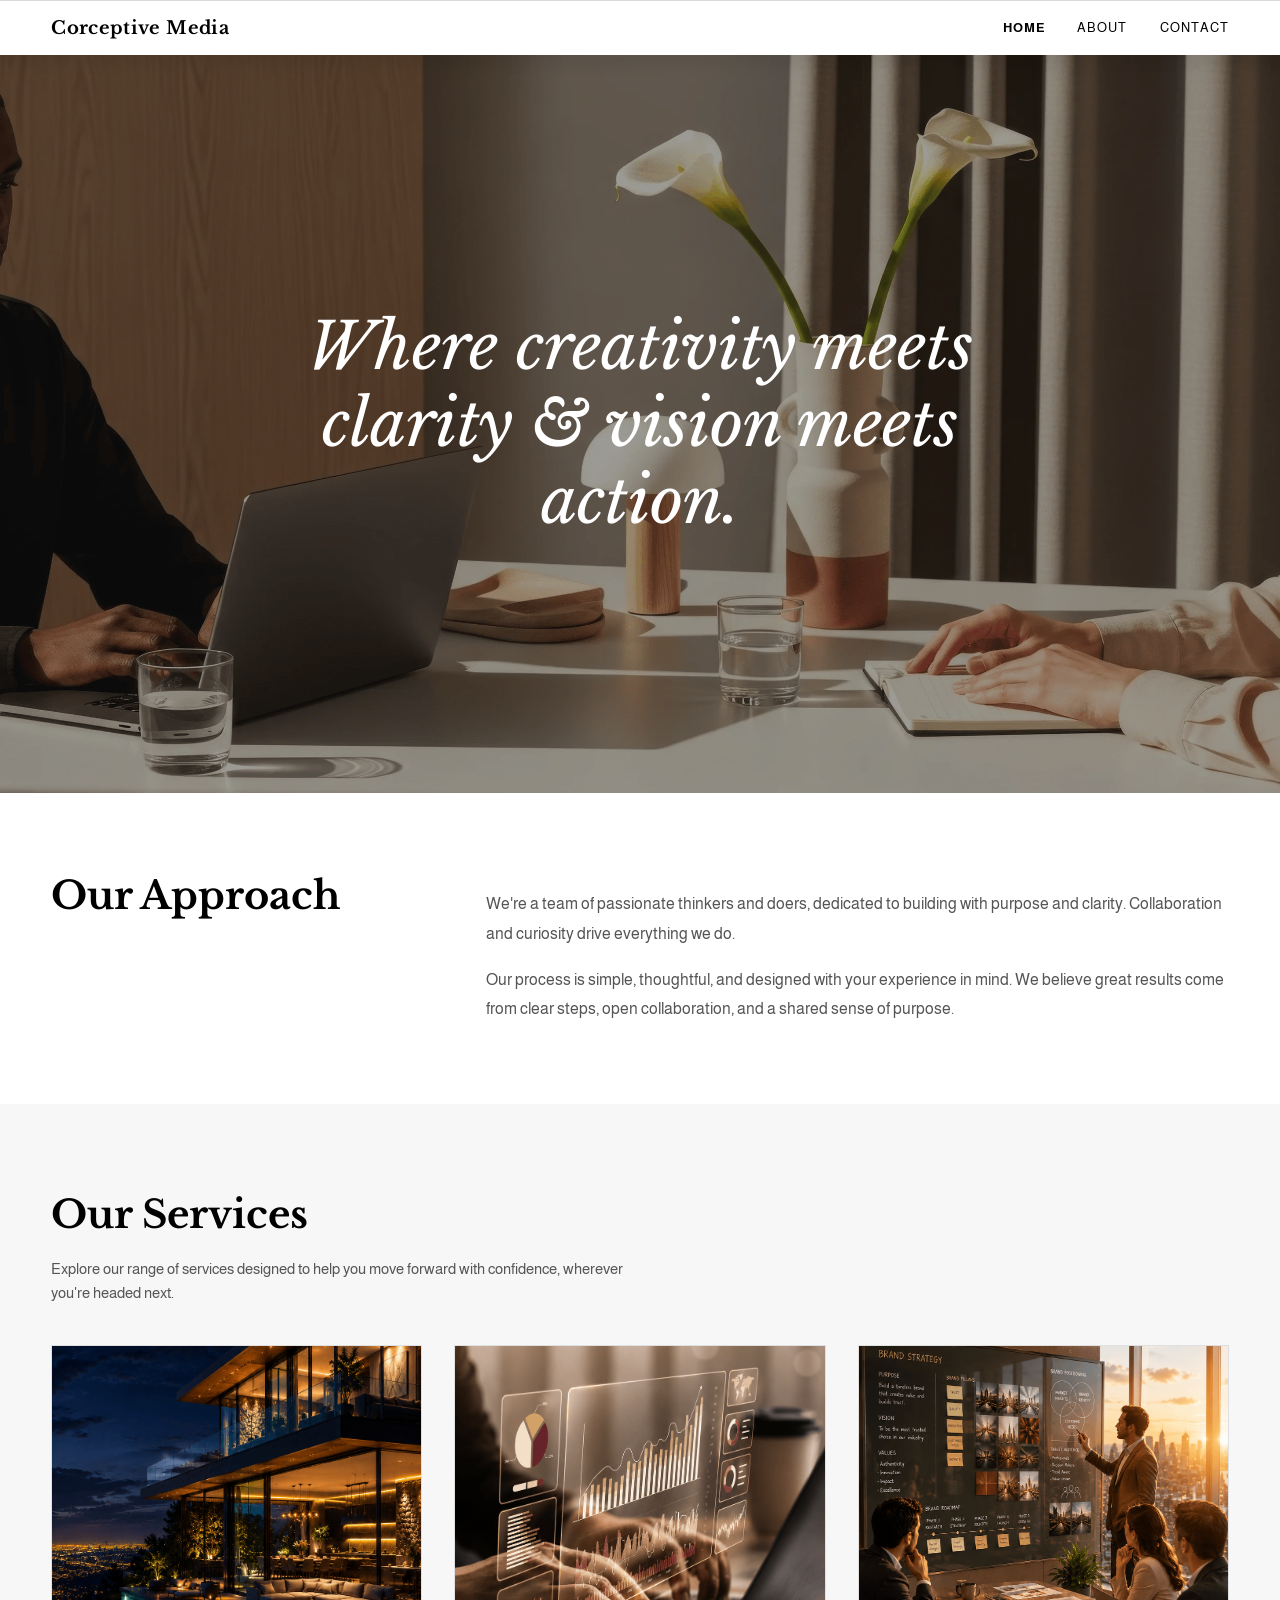
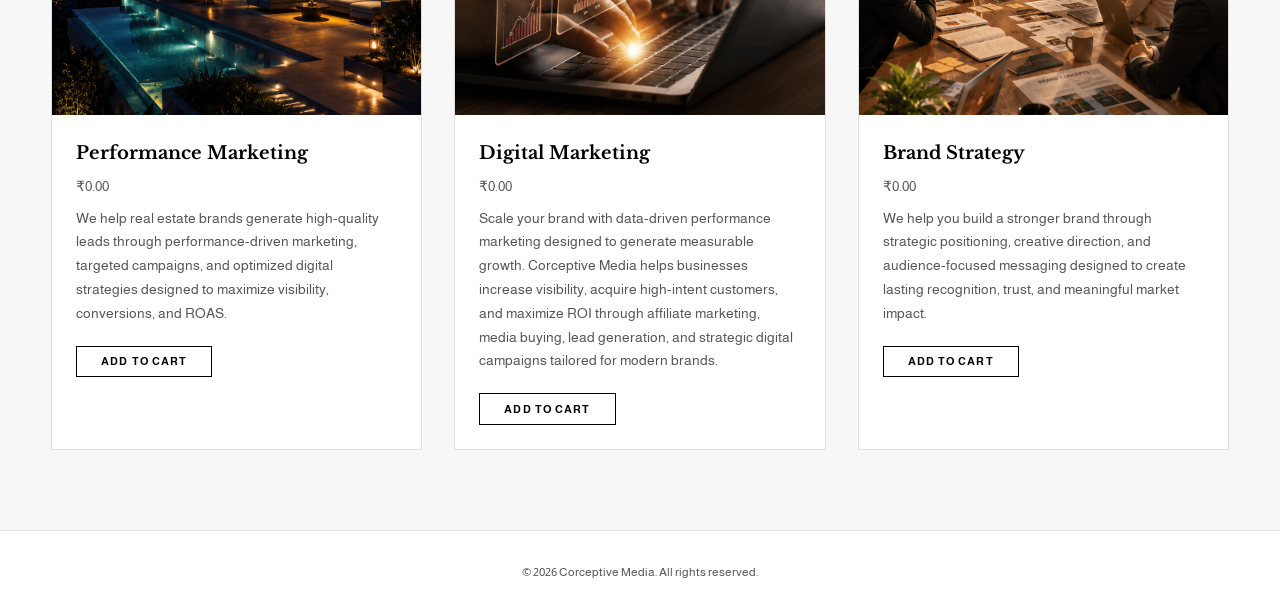
<file: index.html>
<!DOCTYPE html>
<html lang="en">
<head>
  <meta charset="UTF-8">
  <meta name="viewport" content="width=device-width, initial-scale=1">
  <title>Corceptive Media</title>
  <link rel="stylesheet" href="css/styles.css">
</head>
<body>

<header class="site-header">
  <div class="header-inner">
    <div class="site-title"><a href="index.html">Corceptive Media</a></div>
    <nav class="main-nav">
      <a href="index.html" class="active-link">Home</a>
      <a href="about.html">About</a>
      <a href="contact.html">Contact</a>
    </nav>
    <button class="burger" aria-label="Open menu" onclick="document.getElementById('mob-nav').classList.toggle('is-open')">
      <span></span><span></span>
    </button>
  </div>
</header>

<div class="mob-nav" id="mob-nav">
  <button class="mob-close" onclick="document.getElementById('mob-nav').classList.remove('is-open')">&times;</button>
  <a href="index.html">Home</a>
  <a href="about.html">About</a>
  <a href="contact.html">Contact</a>
</div>

<section class="hero">
  <img class="hero-bg" src="assets/images/hero-bg.png" alt="" width="1500" height="1039">
  <div class="hero-text">
    <h1>Where creativity meets clarity &amp; vision meets action.</h1>
  </div>
</section>

<section class="section-approach">
  <div class="approach-grid">
    <div><h2>Our Approach</h2></div>
    <div>
      <p>We're a team of passionate thinkers and doers, dedicated to building with purpose and clarity. Collaboration and curiosity drive everything we do.</p>
      <p>Our process is simple, thoughtful, and designed with your experience in mind. We believe great results come from clear steps, open collaboration, and a shared sense of purpose.</p>
    </div>
  </div>
</section>

<section class="section-services">
  <div class="services-wrap">
    <div class="services-header">
      <h2>Our Services</h2>
      <p>Explore our range of services designed to help you move forward with confidence, wherever you're headed next.</p>
    </div>
    <div class="services-grid">

      <div class="card">
        <img src="assets/images/service-performance.png" alt="Performance Marketing" width="600" height="600" loading="lazy">
        <div class="card-body">
          <div class="card-title">Performance Marketing</div>
          <div class="card-price">₹0.00</div>
          <p class="card-desc">We help real estate brands generate high-quality leads through performance-driven marketing, targeted campaigns, and optimized digital strategies designed to maximize visibility, conversions, and ROAS.</p>
          <button class="btn-cart">Add to cart</button>
        </div>
      </div>

      <div class="card">
        <img src="assets/images/service-digital.png" alt="Digital Marketing" width="600" height="600" loading="lazy">
        <div class="card-body">
          <div class="card-title">Digital Marketing</div>
          <div class="card-price">₹0.00</div>
          <p class="card-desc">Scale your brand with data-driven performance marketing designed to generate measurable growth. Corceptive Media helps businesses increase visibility, acquire high-intent customers, and maximize ROI through affiliate marketing, media buying, lead generation, and strategic digital campaigns tailored for modern brands.</p>
          <button class="btn-cart">Add to cart</button>
        </div>
      </div>

      <div class="card">
        <img src="assets/images/service-brand.png" alt="Brand Strategy" width="600" height="600" loading="lazy">
        <div class="card-body">
          <div class="card-title">Brand Strategy</div>
          <div class="card-price">₹0.00</div>
          <p class="card-desc">We help you build a stronger brand through strategic positioning, creative direction, and audience-focused messaging designed to create lasting recognition, trust, and meaningful market impact.</p>
          <button class="btn-cart">Add to cart</button>
        </div>
      </div>

    </div>
  </div>
</section>

<footer class="site-footer">
  <p>&copy; 2026 Corceptive Media. All rights reserved.</p>
</footer>

</body>
</html>
</file>
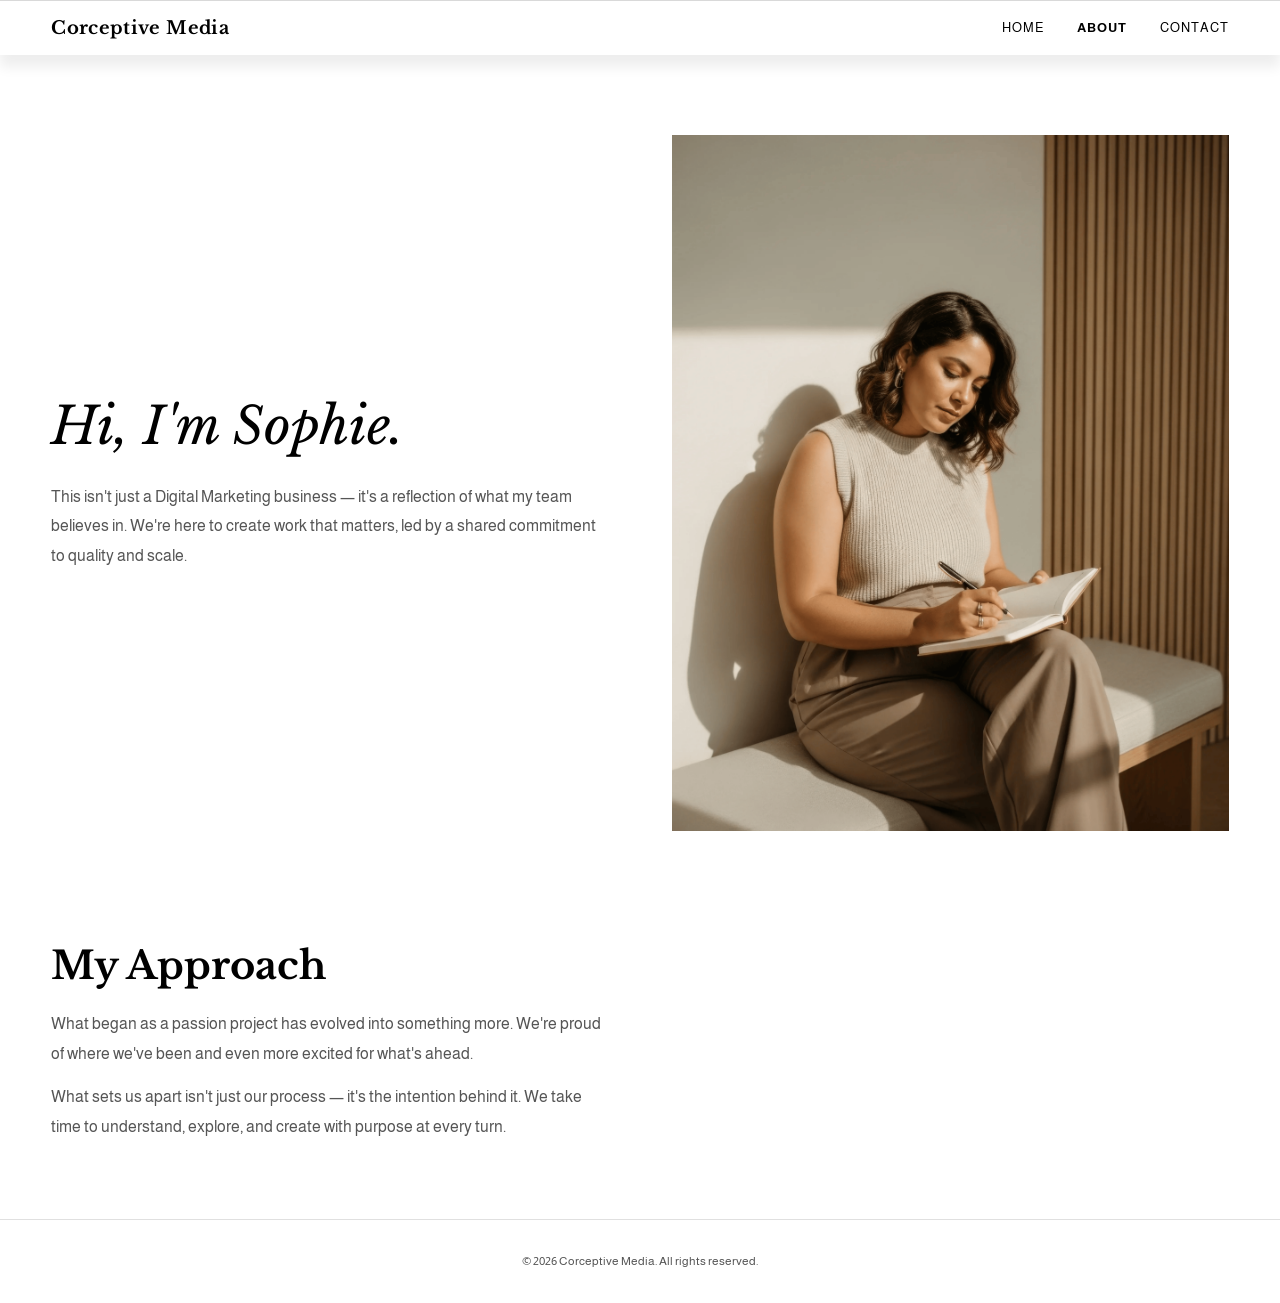
<file: about.html>
<!DOCTYPE html>
<html lang="en">
<head>
  <meta charset="UTF-8">
  <meta name="viewport" content="width=device-width, initial-scale=1">
  <title>About — Corceptive Media</title>
  <link rel="stylesheet" href="css/styles.css">
</head>
<body>

<header class="site-header">
  <div class="header-inner">
    <div class="site-title"><a href="index.html">Corceptive Media</a></div>
    <nav class="main-nav">
      <a href="index.html">Home</a>
      <a href="about.html" class="active-link">About</a>
      <a href="contact.html">Contact</a>
    </nav>
    <button class="burger" aria-label="Open menu" onclick="document.getElementById('mob-nav').classList.toggle('is-open')">
      <span></span><span></span>
    </button>
  </div>
</header>

<div class="mob-nav" id="mob-nav">
  <button class="mob-close" onclick="document.getElementById('mob-nav').classList.remove('is-open')">&times;</button>
  <a href="index.html">Home</a>
  <a href="about.html">About</a>
  <a href="contact.html">Contact</a>
</div>

<div class="about-intro">
  <div>
    <h1>Hi, I'm Sophie.</h1>
    <p>This isn't just a Digital Marketing business — it's a reflection of what my team believes in. We're here to create work that matters, led by a shared commitment to quality and scale.</p>
  </div>
  <img src="assets/images/about-image.png" alt="Digital marketing" width="1792" height="2560" loading="lazy">
</div>

<div class="about-block">
  <div>
    <h2>My Approach</h2>
    <p>What began as a passion project has evolved into something more. We're proud of where we've been and even more excited for what's ahead.</p>
    <p>What sets us apart isn't just our process — it's the intention behind it. We take time to understand, explore, and create with purpose at every turn.</p>
  </div>
</div>

<footer class="site-footer">
  <p>&copy; 2026 Corceptive Media. All rights reserved.</p>
</footer>

</body>
</html>
</file>
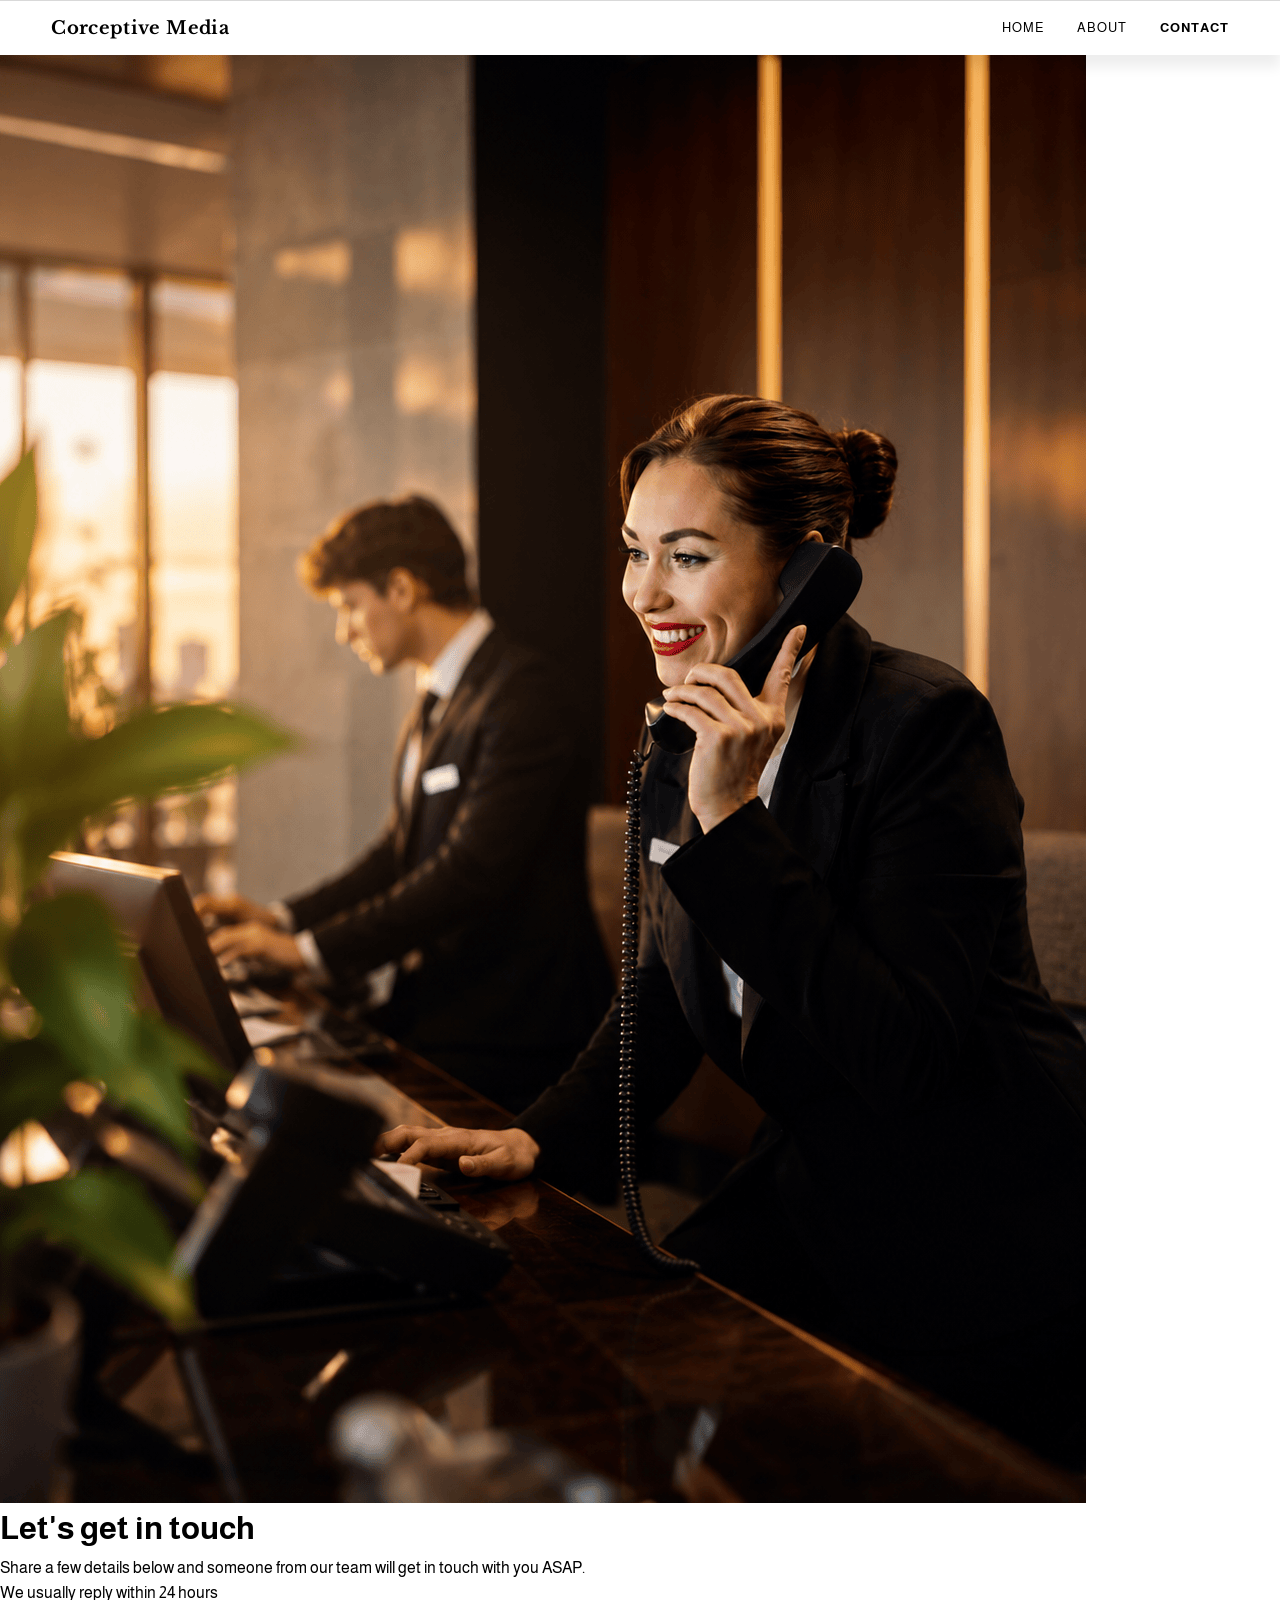
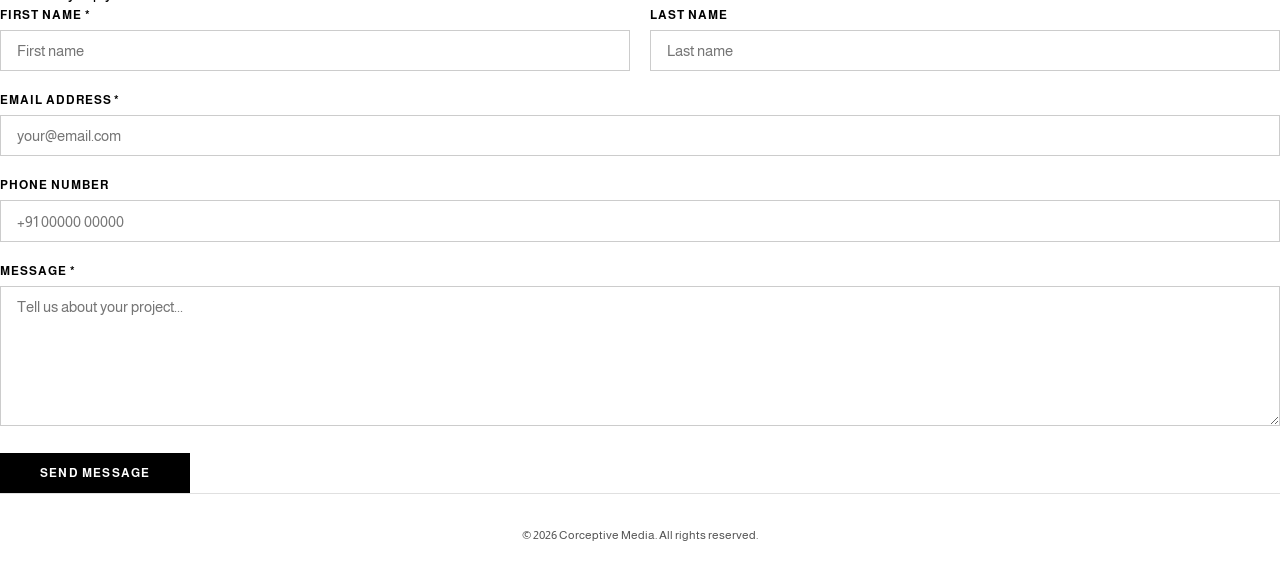
<file: contact.html>
<!DOCTYPE html>
<html lang="en">
<head>
  <meta charset="UTF-8">
  <meta name="viewport" content="width=device-width, initial-scale=1">
  <title>Contact — Corceptive Media</title>
  <link rel="stylesheet" href="css/styles.css">
</head>
<body>

<header class="site-header">
  <div class="header-inner">
    <div class="site-title"><a href="index.html">Corceptive Media</a></div>
    <nav class="main-nav">
      <a href="index.html">Home</a>
      <a href="about.html">About</a>
      <a href="contact.html" class="active-link">Contact</a>
    </nav>
    <button class="burger" aria-label="Open menu" onclick="document.getElementById('mob-nav').classList.toggle('is-open')">
      <span></span><span></span>
    </button>
  </div>
</header>

<div class="mob-nav" id="mob-nav">
  <button class="mob-close" onclick="document.getElementById('mob-nav').classList.remove('is-open')">&times;</button>
  <a href="index.html">Home</a>
  <a href="about.html">About</a>
  <a href="contact.html">Contact</a>
</div>

<div class="contact-section">
  <img class="contact-image" src="assets/images/contact-image.png" alt="Corceptive Media contact us" width="1086" height="1448" loading="lazy">

  <div class="contact-form-col">
    <h1>Let's get in touch</h1>
    <p class="lead">Share a few details below and someone from our team will get in touch with you ASAP.</p>
    <p class="reply">We usually reply within 24 hours</p>

    <form class="cform" onsubmit="return false;">
      <div class="row2">
        <div>
          <label for="fname">First Name *</label>
          <input type="text" id="fname" name="fname" required placeholder="First name">
        </div>
        <div>
          <label for="lname">Last Name</label>
          <input type="text" id="lname" name="lname" placeholder="Last name">
        </div>
      </div>
      <div>
        <label for="email">Email Address *</label>
        <input type="email" id="email" name="email" required placeholder="your@email.com">
      </div>
      <div>
        <label for="phone">Phone Number</label>
        <input type="tel" id="phone" name="phone" placeholder="+91 00000 00000">
      </div>
      <div>
        <label for="message">Message *</label>
        <textarea id="message" name="message" required placeholder="Tell us about your project..."></textarea>
      </div>
      <button type="submit" class="btn-submit">Send Message</button>
    </form>
  </div>
</div>

<footer class="site-footer">
  <p>&copy; 2026 Corceptive Media. All rights reserved.</p>
</footer>

</body>
</html>
</file>
<file: css/styles.css>
/* Corceptive Media — styles.css */
@import url('https://fonts.googleapis.com/css2?family=Libre+Baskerville:ital,wght@0,400;0,700;1,400&family=Almarai:wght@300;400;700;800&display=swap');

*,*::before,*::after{box-sizing:border-box;margin:0;padding:0}
:root{
  --font-display:'Libre Baskerville',Georgia,serif;
  --font-body:'Almarai',sans-serif;
  --color-bg:#ffffff;
  --color-text:#000000;
  --color-muted:#555555;
  --color-border:#e0e0e0;
  --color-surface:#f7f7f7;
  --page-pad:4vw;
  --max-w:2000px;
}
html{-webkit-font-smoothing:antialiased;scroll-behavior:smooth}
body{font-family:var(--font-body);font-size:16px;color:var(--color-text);background:#fff;line-height:1.6}
img{display:block;max-width:100%;height:auto}
a{color:inherit;text-decoration:none}

/* HEADER */
.site-header{background:#fff;border-top:1px solid rgba(0,0,0,0.15);box-shadow:0 12px 12px rgba(0,0,0,0.07);position:relative;z-index:100}
.header-inner{display:flex;align-items:center;justify-content:space-between;padding:1vw var(--page-pad);max-width:var(--max-w);margin:0 auto}
.site-title a{font-family:var(--font-display);font-size:18px;font-weight:700;letter-spacing:0.02em}
nav.main-nav{display:flex;gap:2rem;list-style:none}
nav.main-nav a{font-family:var(--font-body);font-size:13px;text-transform:uppercase;letter-spacing:0.08em;transition:opacity .18s}
nav.main-nav a:hover{opacity:.55}
nav.main-nav .active-link{font-weight:700}
.burger{display:none;flex-direction:column;gap:5px;background:none;border:none;cursor:pointer;padding:4px}
.burger span{display:block;width:22px;height:1px;background:#000}

/* MOBILE NAV */
.mob-nav{display:none;position:fixed;inset:0;background:#fff;z-index:500;flex-direction:column;align-items:center;justify-content:center;gap:2.5rem}
.mob-nav.is-open{display:flex}
.mob-nav a{font-family:var(--font-body);font-size:22px;text-transform:uppercase;letter-spacing:0.12em}
.mob-close{position:absolute;top:1.5rem;right:var(--page-pad);font-size:26px;background:none;border:none;cursor:pointer}

/* HERO */
.hero{position:relative;min-height:82vh;display:flex;align-items:center;justify-content:center;overflow:hidden;background:#1a1a1a}
.hero-bg{position:absolute;inset:0;width:100%;height:100%;object-fit:cover;opacity:.6}
.hero-text{position:relative;z-index:2;text-align:center;color:#fff;padding:3rem var(--page-pad);max-width:900px}
.hero-text h1{font-family:var(--font-display);font-size:clamp(2rem,5vw,4.5rem);font-weight:400;font-style:italic;line-height:1.2}

/* APPROACH */
.section-approach{padding:5rem var(--page-pad)}
.approach-grid{max-width:var(--max-w);margin:0 auto;display:grid;grid-template-columns:1fr 2fr;gap:4rem;align-items:start}
.approach-grid h2{font-family:var(--font-display);font-size:clamp(1.8rem,3vw,3rem);font-weight:700;line-height:1.2}
.approach-grid p{font-family:var(--font-body);font-size:16px;color:var(--color-muted);line-height:1.85;margin-top:1rem}

/* SERVICES */
.section-services{padding:5rem var(--page-pad);background:var(--color-surface)}
.services-wrap{max-width:var(--max-w);margin:0 auto}
.services-header h2{font-family:var(--font-display);font-size:clamp(1.8rem,3vw,3rem);font-weight:700}
.services-header p{font-family:var(--font-body);font-size:15px;color:var(--color-muted);max-width:600px;margin-top:.75rem;margin-bottom:2.5rem}
.services-grid{display:grid;grid-template-columns:repeat(3,1fr);gap:2rem}
.card{background:#fff;border:1px solid var(--color-border)}
.card img{width:100%;aspect-ratio:1/1;object-fit:cover}
.card-body{padding:1.5rem}
.card-title{font-family:var(--font-display);font-size:18px;font-weight:700;margin-bottom:.4rem}
.card-price{font-size:14px;color:var(--color-muted);margin-bottom:.6rem}
.card-desc{font-size:14px;color:var(--color-muted);line-height:1.7;margin-bottom:1.25rem}
.btn-cart{display:inline-block;font-family:var(--font-body);font-size:11px;font-weight:700;text-transform:uppercase;letter-spacing:.1em;border:1px solid #000;padding:.55rem 1.5rem;background:transparent;cursor:pointer;transition:background .18s,color .18s}
.btn-cart:hover{background:#000;color:#fff}

/* ABOUT PAGE */
.about-intro{padding:5rem var(--page-pad) 3rem;max-width:var(--max-w);margin:0 auto;display:grid;grid-template-columns:1fr 1fr;gap:4rem;align-items:center}
.about-intro h1{font-family:var(--font-display);font-size:clamp(2rem,4vw,3.5rem);font-weight:400;font-style:italic;line-height:1.2;margin-bottom:1.5rem}
.about-intro p{font-size:16px;color:var(--color-muted);line-height:1.85}
.about-intro img{width:100%;aspect-ratio:4/5;object-fit:cover}
.about-block{padding:4rem var(--page-pad);max-width:var(--max-w);margin:0 auto;display:grid;grid-template-columns:1fr 1fr;gap:4rem;align-items:start}
.about-block.reverse{direction:rtl}.about-block.reverse>*{direction:ltr}
.about-block img{width:100%;aspect-ratio:4/5;object-fit:cover}
.about-block h2{font-family:var(--font-display);font-size:clamp(1.8rem,3vw,2.8rem);font-weight:700;margin-bottom:1.25rem;line-height:1.2}
.about-block p{font-size:16px;color:var(--color-muted);line-height:1.85;margin-bottom:.85rem}

/* CONTACT PAGE */
.contact-wrap{padding:5rem var(--page-pad);max-width:800px;margin:0 auto}
.contact-wrap h1{font-family:var(--font-display);font-size:clamp(2rem,4vw,3.5rem);font-weight:400;font-style:italic;margin-bottom:1rem}
.contact-wrap .lead{font-size:15px;color:var(--color-muted);margin-bottom:.4rem}
.contact-wrap .reply{font-size:13px;color:var(--color-muted);font-style:italic;margin-bottom:2.5rem}
.cform{display:flex;flex-direction:column;gap:1.25rem}
.cform label{font-size:12px;font-weight:700;text-transform:uppercase;letter-spacing:.08em;display:block;margin-bottom:.3rem}
.cform input,.cform textarea{font-family:var(--font-body);font-size:15px;border:1px solid #ccc;padding:.7rem 1rem;width:100%;outline:none;transition:border-color .18s}
.cform input:focus,.cform textarea:focus{border-color:#000}
.cform textarea{min-height:140px;resize:vertical}
.cform .row2{display:grid;grid-template-columns:1fr 1fr;gap:1.25rem}
.btn-submit{font-family:var(--font-body);font-size:12px;font-weight:700;text-transform:uppercase;letter-spacing:.1em;background:#000;color:#fff;border:none;padding:.8rem 2.5rem;cursor:pointer;align-self:flex-start;transition:opacity .18s}
.btn-submit:hover{opacity:.7}

/* FOOTER */
.site-footer{padding:2rem var(--page-pad);border-top:1px solid var(--color-border);text-align:center}
.site-footer p{font-size:12px;color:var(--color-muted)}

/* RESPONSIVE */
@media(max-width:900px){
  .approach-grid{grid-template-columns:1fr}
  .services-grid{grid-template-columns:repeat(2,1fr)}
  .about-intro{grid-template-columns:1fr}
  .about-block{grid-template-columns:1fr}.about-block.reverse{direction:ltr}
}
@media(max-width:600px){
  nav.main-nav{display:none}
  .burger{display:flex}
  .services-grid{grid-template-columns:1fr}
  .cform .row2{grid-template-columns:1fr}
}
</file>
